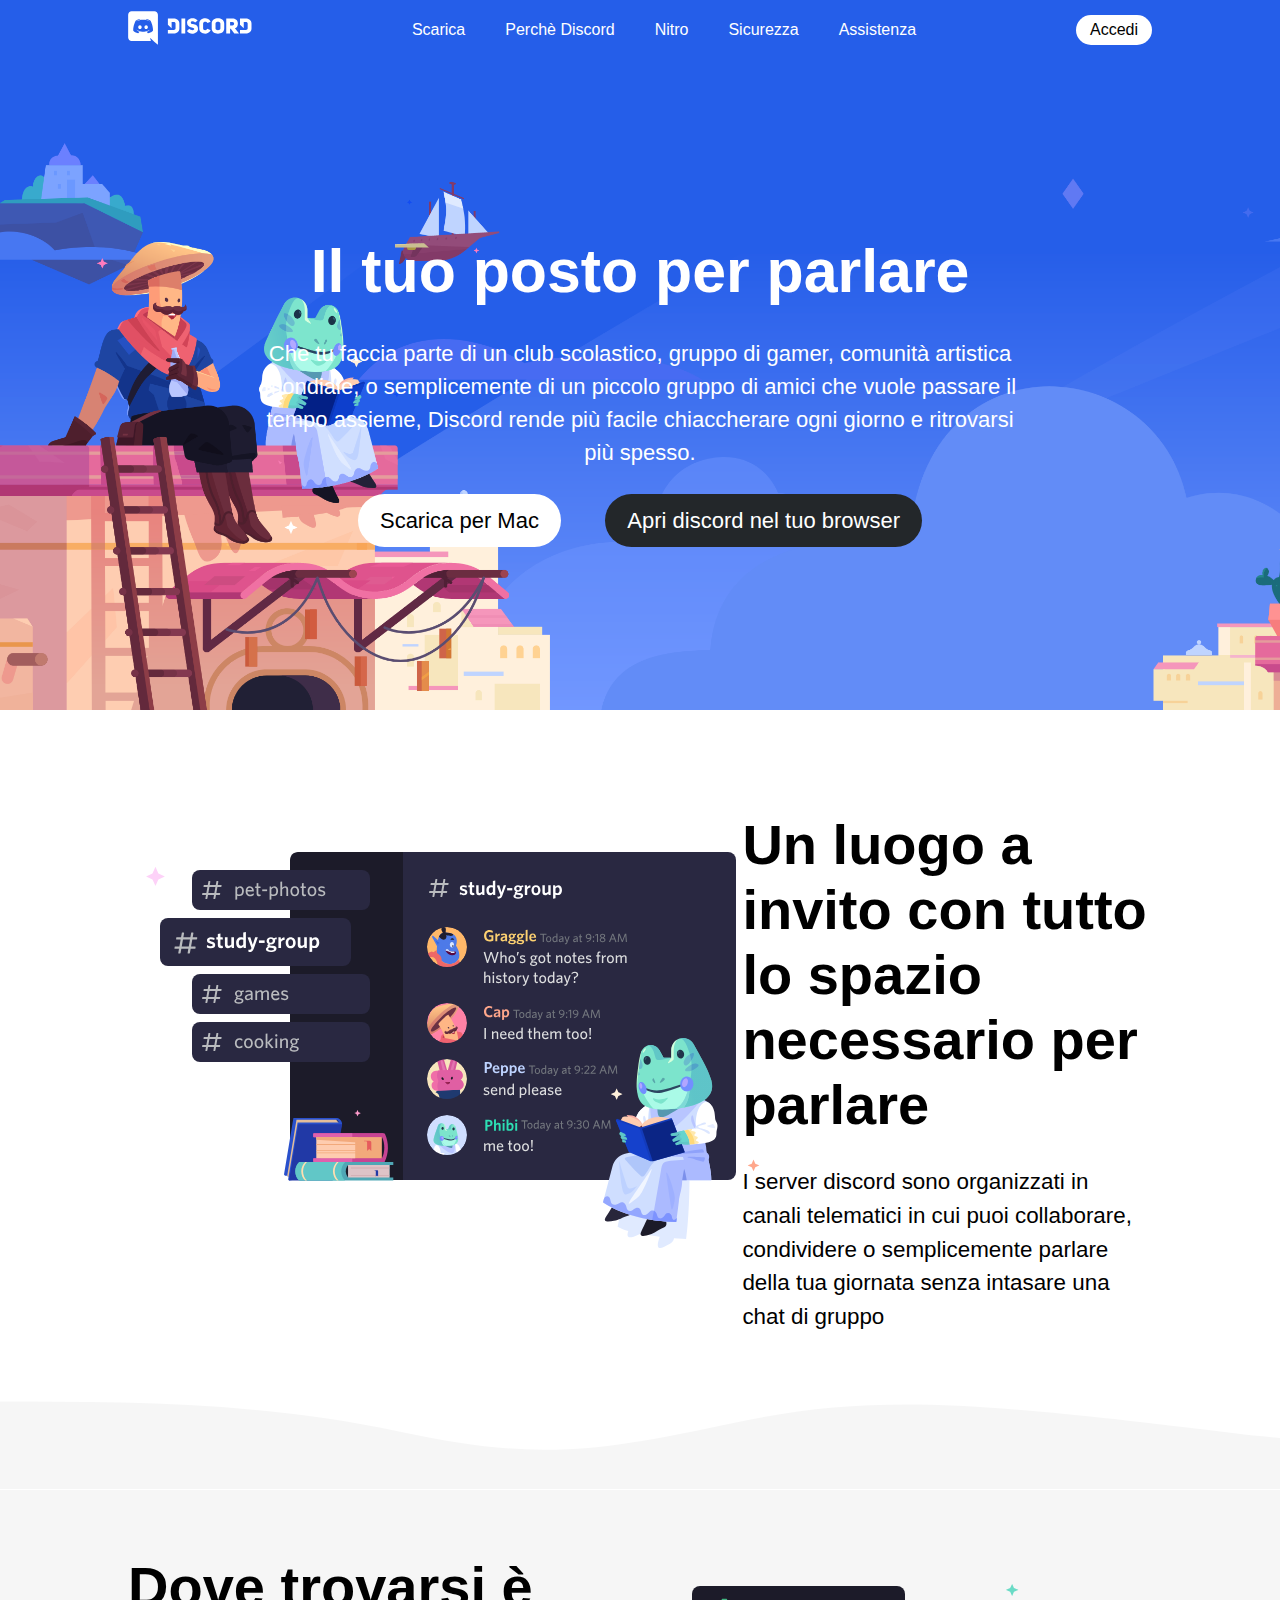
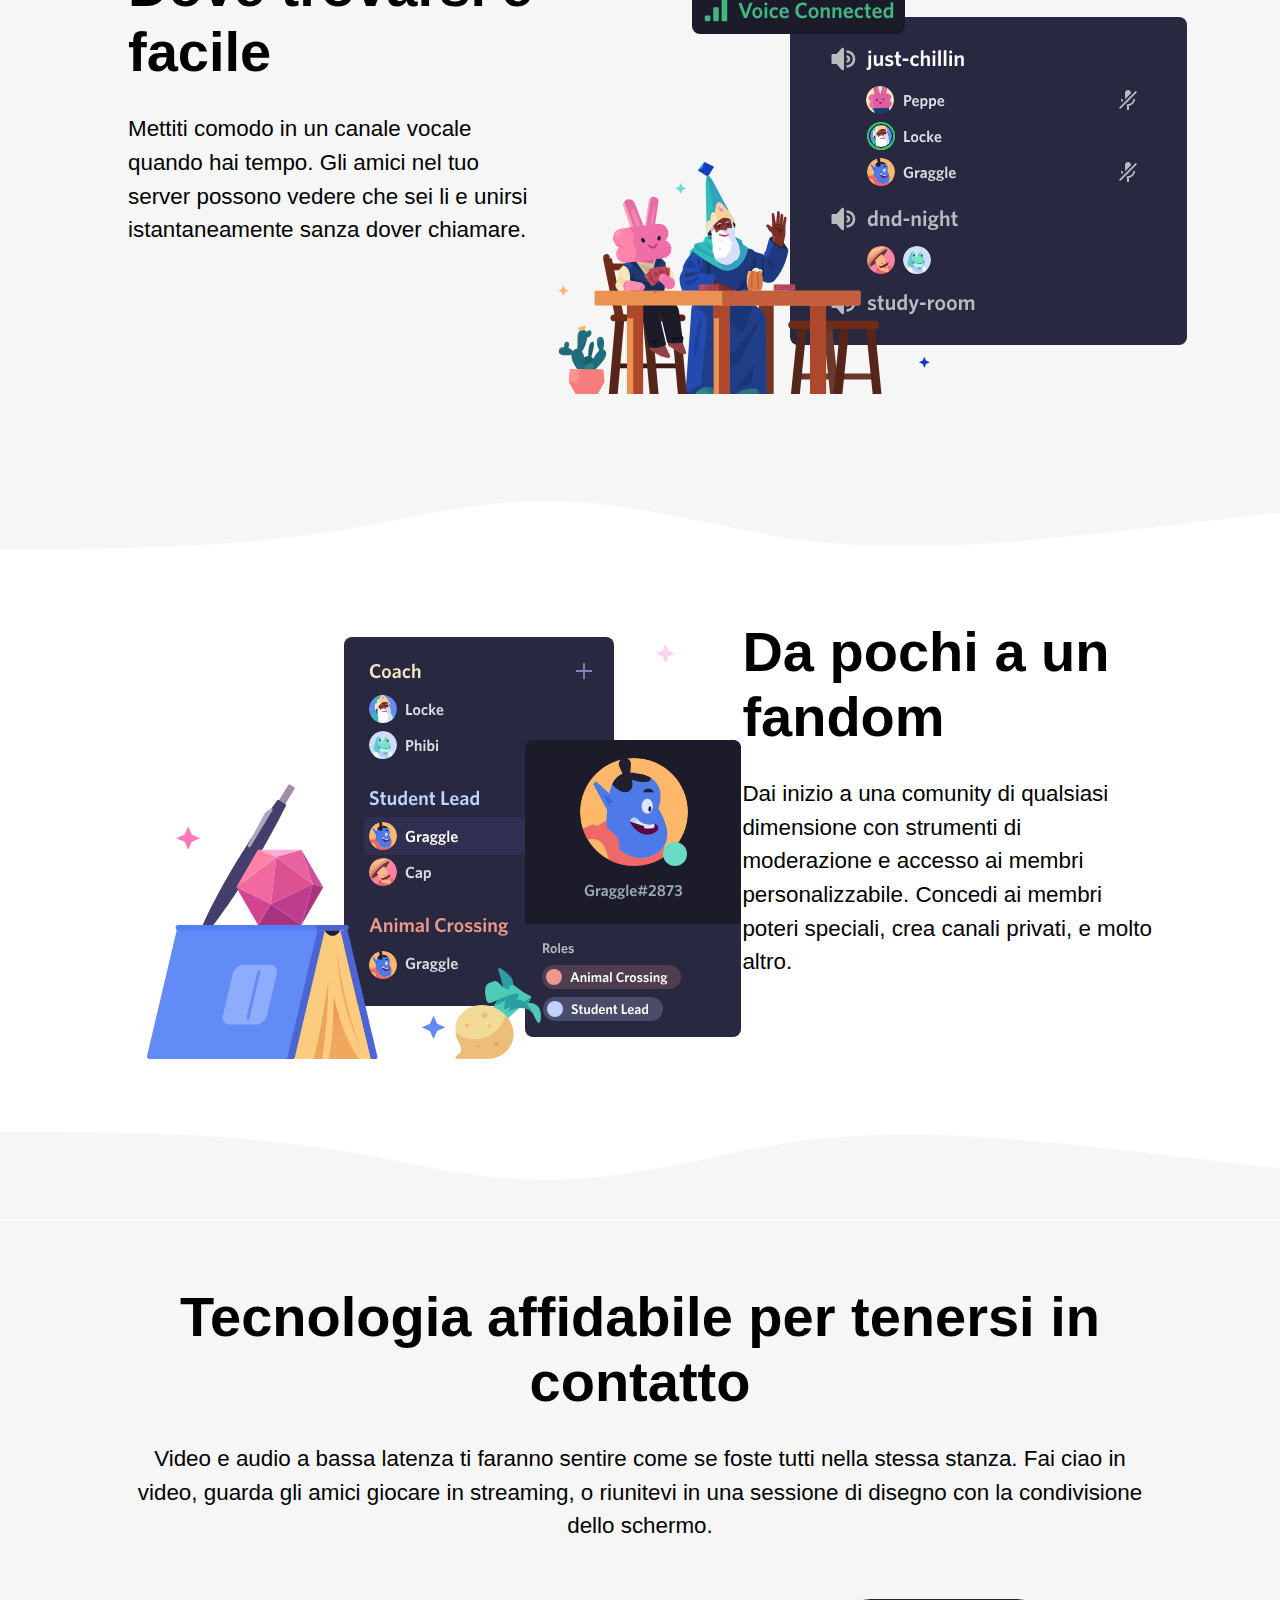
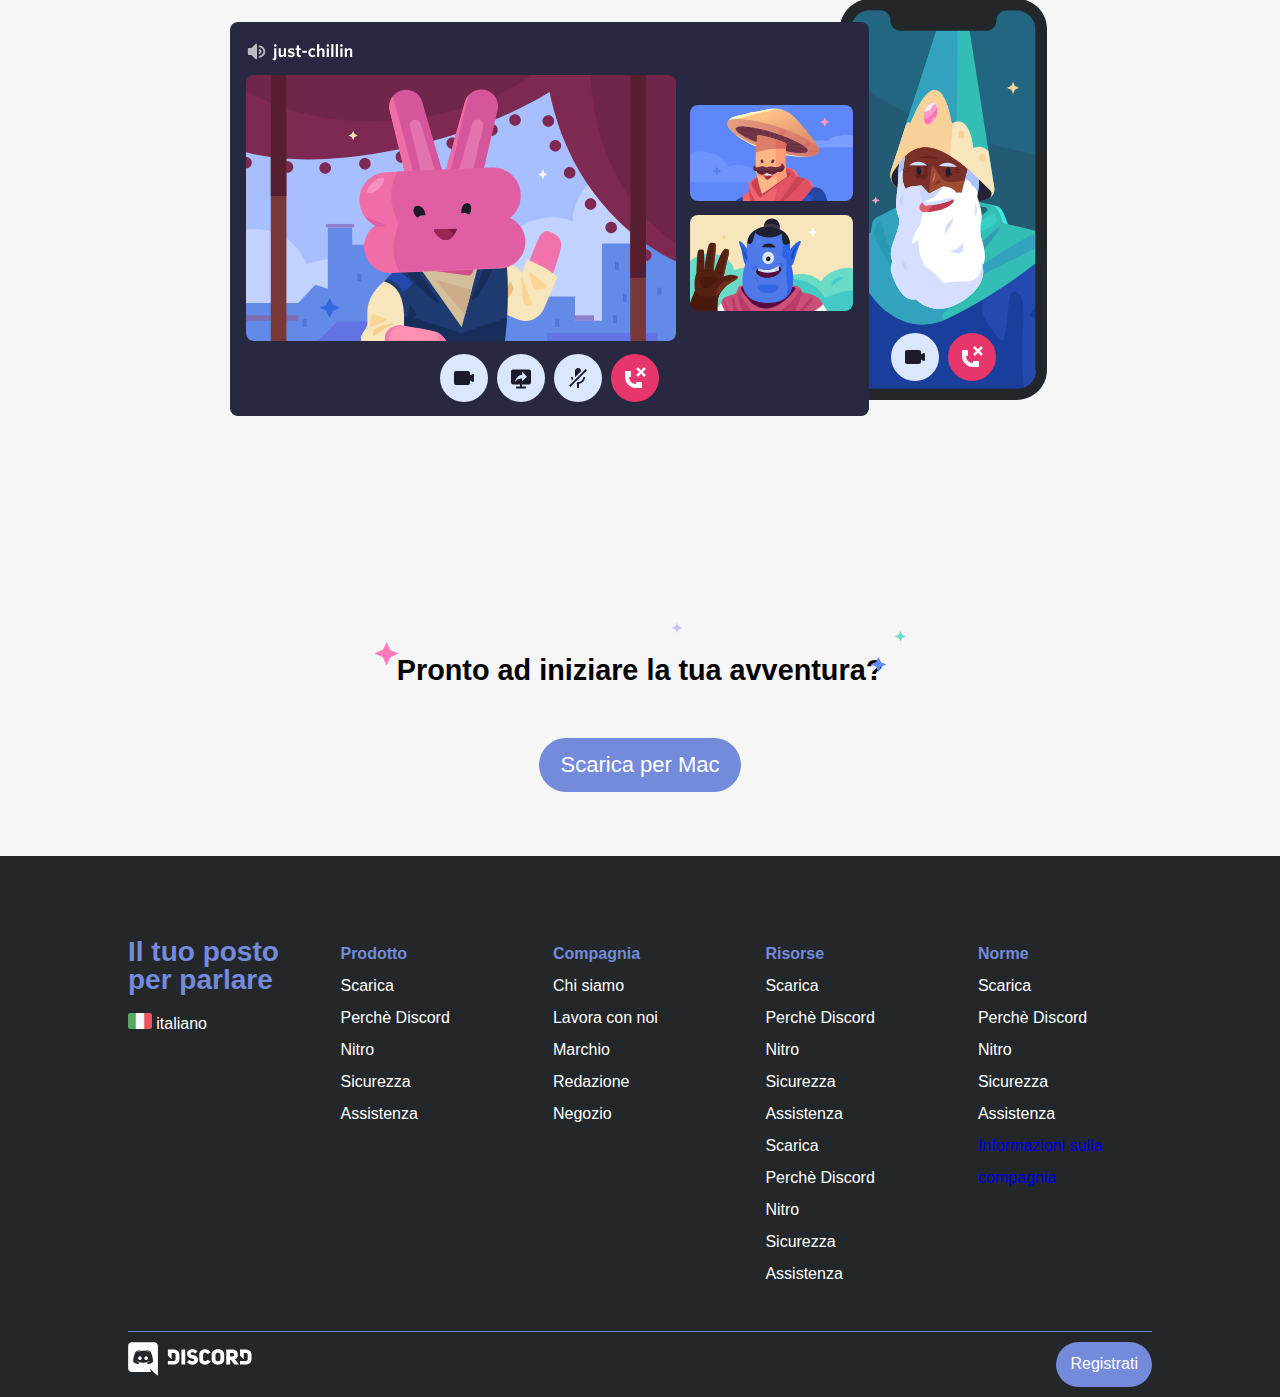
<file: index.html>
<!-- post bonus
    AGGIUNTO "INFORMAZIONI SULLA COMPAGNIA" NEL FOOTER
-->


<!DOCTYPE html>

<html lang="it">

    <head>
        <meta charset="UTF-8">
        <meta name="viewport" content="width=device-width, initial-scale=1.0">
        <link rel="stylesheet" href="https://cdnjs.cloudflare.com/ajax/libs/font-awesome/6.6.0/css/all.min.css" integrity="sha512-Kc323vGBEqzTmouAECnVceyQqyqdsSiqLQISBL29aUW4U/M7pSPA/gEUZQqv1cwx4OnYxTxve5UMg5GT6L4JJg==" crossorigin="anonymous" referrerpolicy="no-referrer" />
        <link rel="stylesheet" href="./css/style.css">
        <link href="https://fonts.cdnfonts.com/css/whitney-2" rel="stylesheet">
        <title>Discord</title>
    </head>
    
    <body>
        <header class="debug d-flex">
            <div class="container debug d-flex j-space-between a-center f-wrap">
                <div class="debug">
                    <img src="img/logo.svg" alt="Logo discord">
                </div>

                <div id="header-list" class="debug d-flex j-space-between t-color-white">
                    <div> Scarica </div>
                    <div> Perchè Discord </div>
                    <div> Nitro </div>
                    <div> Sicurezza </div>
                    <div> Assistenza </div>
                </div>

                <a href="#" class="debug small-button b-light t-color-black">
                    Accedi
                </a>
            </div>
        </header>

        <main class="debug">
            <div id="hero" class="debug d-flex">
                <div class="debug small-container d-flex f-column a-center">
                    <h1 class="t-color-white"> Il tuo posto per parlare </h1>
                    <p class="t-color-white">
                        Che tu faccia parte di un club scolastico, gruppo di gamer, comunità artistica mondiale, o semplicemente di un piccolo gruppo di amici che vuole passare il tempo assieme, Discord rende più facile chiaccherare ogni giorno e ritrovarsi più spesso.
                    </p>
                    <div class="debug">
                        <a class="big-button t-color-black b-light" href="#call-to-action"> <i class="fa-solid fa-down-long"></i> Scarica per Mac</a>
                        <a class="big-button t-color-white b-dark" href="#">Apri discord nel tuo browser</a>
                    </div>
                </div>
            </div>

            <div id="place" class="debug d-flex">
                <div class="container d-flex">
                    <div class="debug image">
                        <img src="img/item1.svg" alt="place image">
                    </div>
                    <div class="debug content">
                        <h2>Un luogo a invito con tutto lo spazio necessario per parlare</h2>
                        <p>
                            I server discord sono organizzati in canali telematici in cui puoi collaborare, condividere o semplicemente parlare della tua giornata senza intasare una chat di gruppo
                        </p>
                    </div>
                </div>
            </div>

            <svg class="wave-1hkxOo trsl" version="1.1" xmlns="http://www.w3.org/2000/svg" viewBox="0 0 1440 100" preserveAspectRatio="none"><path class="wavePath-haxJK1 animationPaused-2hZ4IO" d="M826.337463,25.5396311 C670.970254,58.655965 603.696181,68.7870267 447.802481,35.1443383 C293.342778,1.81111414 137.33377,1.81111414 0,1.81111414 L0,150 L1920,150 L1920,1.81111414 C1739.53523,-16.6853983 1679.86404,73.1607868 1389.7826,37.4859505 C1099.70117,1.81111414 981.704672,-7.57670281 826.337463,25.5396311 Z" fill="currentColor"></path></svg>
            <div id="meet" class="debug d-flex">
                <div class="container d-flex r-reverse">
                    <div class="debug image">
                        <img src="img/item2.svg" alt="meet image">
                    </div>
                    <div class="debug content">
                        <h2>Dove trovarsi è facile</h2>
                        <p>
                            Mettiti comodo in un canale vocale quando hai tempo. Gli amici nel tuo server possono vedere che sei li e unirsi istantaneamente sanza dover chiamare.
                        </p>
                    </div>
                </div>
            </div>
            <svg class="wave-1hkxOo updown" version="1.1" xmlns="http://www.w3.org/2000/svg" viewBox="0 0 1440 100" preserveAspectRatio="none"><path class="wavePath-haxJK1 animationPaused-2hZ4IO" d="M826.337463,25.5396311 C670.970254,58.655965 603.696181,68.7870267 447.802481,35.1443383 C293.342778,1.81111414 137.33377,1.81111414 0,1.81111414 L0,150 L1920,150 L1920,1.81111414 C1739.53523,-16.6853983 1679.86404,73.1607868 1389.7826,37.4859505 C1099.70117,1.81111414 981.704672,-7.57670281 826.337463,25.5396311 Z" fill="currentColor"></path></svg>


            <div id="comunity" class="debug d-flex">
                <div class="container d-flex ">
                    <div class="debug image">
                        <img src="img/item3.svg" alt="comunity image">
                    </div>
                    <div class="debug content">
                        <h2>Da pochi a un fandom</h2>
                        <p>
                            Dai inizio a una comunity di qualsiasi dimensione con strumenti di moderazione e accesso ai membri personalizzabile. Concedi ai membri poteri speciali, crea canali privati, e molto altro. 
                        </p>
                    </div>
                </div>
            </div>

            <svg class="wave-1hkxOo trsl" version="1.1" xmlns="http://www.w3.org/2000/svg" viewBox="0 0 1440 100" preserveAspectRatio="none"><path class="wavePath-haxJK1 animationPaused-2hZ4IO" d="M826.337463,25.5396311 C670.970254,58.655965 603.696181,68.7870267 447.802481,35.1443383 C293.342778,1.81111414 137.33377,1.81111414 0,1.81111414 L0,150 L1920,150 L1920,1.81111414 C1739.53523,-16.6853983 1679.86404,73.1607868 1389.7826,37.4859505 C1099.70117,1.81111414 981.704672,-7.57670281 826.337463,25.5396311 Z" fill="currentColor"></path></svg>
            <div id="tecnology" class="debug d-flex">
                <div class="container d-flex f-column">
                    <div class="debug content">
                        <h2>Tecnologia affidabile per tenersi in contatto</h2>
                        <p>
                            Video e audio a bassa latenza ti faranno sentire come se foste tutti nella stessa stanza. Fai ciao in video, guarda gli amici giocare in streaming, o riunitevi in una sessione di disegno con la condivisione dello schermo.
                        </p>
                    </div>
                    <div class="debug image">
                        <img src="img/item4-big.svg" alt="tecnology image">
                    </div>
                </div>
            </div>

            <div id="call-to-action" class="debug d-flex">
                <div class="debug container d-flex f-column j-center a-center">
                    <img class="stars" src="img/stars.svg" alt="stars">
                    <h3>Pronto ad iniziare la tua avventura?</h3>
                    <a class="big-button t-color-white b-purple" href="#"> <i class="fa-solid fa-down-long"></i> Scarica per Mac</a>
                </div>
            </div>
        </main>

        <footer class="debug d-flex">
            <div class="debug container">
                <div id="top-footer" class="debug d-flex j-space-between">
                    <div class="debug">
                        <h3>Il tuo posto per parlare</h3>
                        <div>
                            <img class="flag" src="img/ita.png" alt="bandiera italiana">
                            <span>italiano</span>
                            <i class="fa-solid fa-angle-down"></i>
                        </div>
                        <div>
                            <i class="fa-brands fa-twitter social"></i>
                            <i class="fa-brands fa-instagram social"></i>
                            <i class="fa-brands fa-square-facebook social"></i>
                            <i class="fa-brands fa-youtube social"></i>
                        </div>
                    </div>

                    <div class="debug">
                        <ul>
                            <li><h4>Prodotto</h4></li>
                            <li>Scarica</li>
                            <li>Perchè Discord</li>
                            <li>Nitro</li>
                            <li>Sicurezza</li>
                            <li>Assistenza</li>
                        </ul>
                    </div>

                    <div class="debug">
                        <ul>
                            <li><h4>Compagnia</h4></li>
                            <li>Chi siamo</li>
                            <li>Lavora con noi</li>
                            <li>Marchio</li>
                            <li>Redazione</li>
                            <li>Negozio</li>
                        </ul>
                    </div>

                    <div class="debug">
                        <ul>
                            <li><h4>Risorse</h4></li>
                            <li>Scarica</li>
                            <li>Perchè Discord</li>
                            <li>Nitro</li>
                            <li>Sicurezza</li>
                            <li>Assistenza</li>
                            <li>Scarica</li>
                            <li>Perchè Discord</li>
                            <li>Nitro</li>
                            <li>Sicurezza</li>
                            <li>Assistenza</li>
                        </ul>
                    </div>

                    <div class="debug">
                        <ul>
                            <li><h4>Norme</h4></li>
                            <li>Scarica</li>
                            <li>Perchè Discord</li>
                            <li>Nitro</li>
                            <li>Sicurezza</li>
                            <li>Assistenza</li>
                            <li><a href="./bonus/company-information.html">Informazioni sulla compagnia</a></li>
                        </ul>
                    </div>
                </div>

                <div id="bottom-footer" class="debug d-flex j-space-between">
                    <div class="image">
                        <img src="img/logo.svg" alt="Logo">
                    </div>
                    <a href="#" class="small-button b-purple t-color-white">Registrati</a>
                </div>
            </div>
        </footer>
    </body>
</html>
</file>
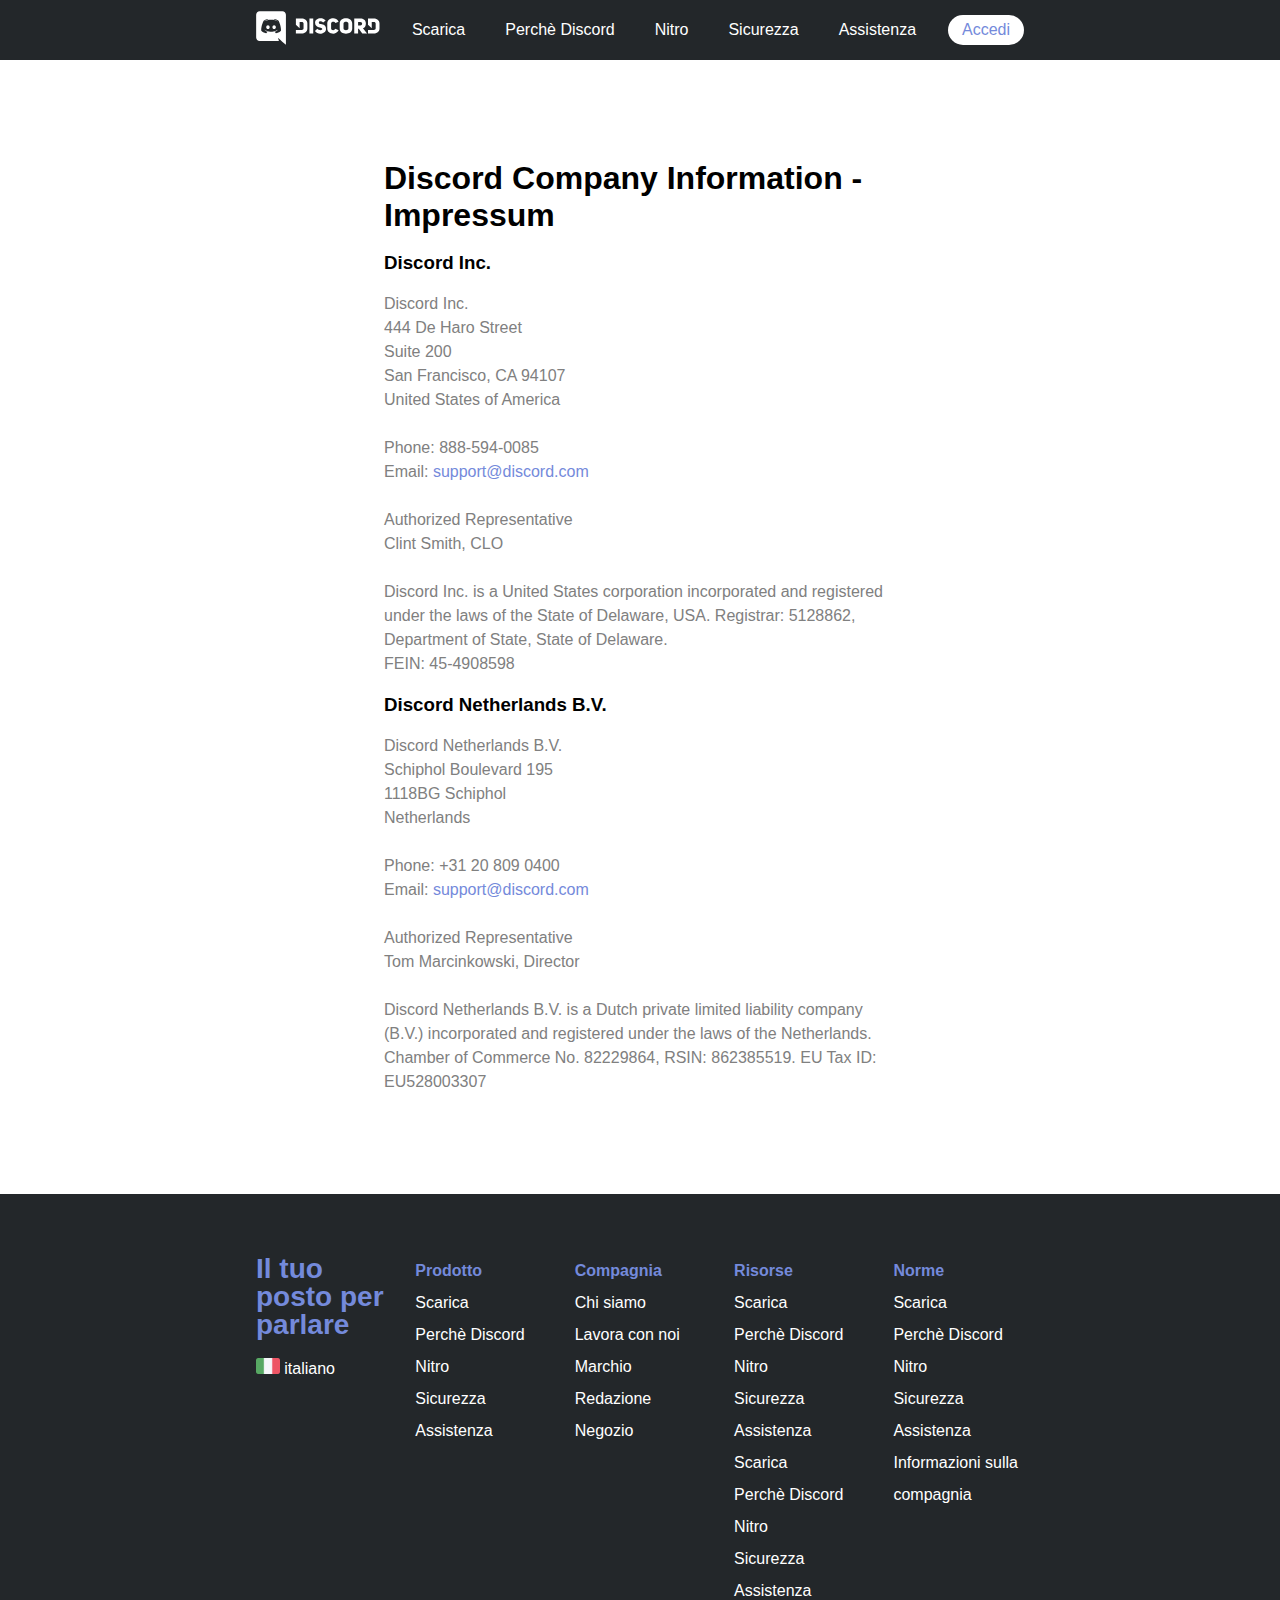
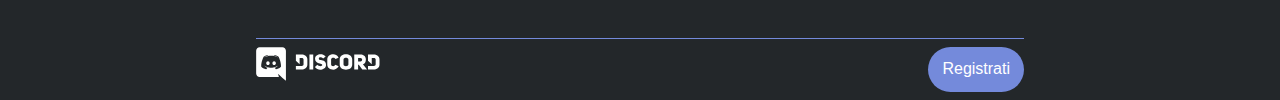
<file: bonus/company-information.html>
<!-- modificato un po la pagina per l'header che lo fatto nero per non avere problemi con il logo bianco 
    per il resto ho tenuto lo stesso header e footer dell'index per continuità 
-->


<!DOCTYPE html>

<html lang="it">
    <head>
        <meta charset="UTF-8">
        <meta name="viewport" content="width=device-width, initial-scale=1.0">
        <title>Company Information</title>
        <link rel="stylesheet" href="https://cdnjs.cloudflare.com/ajax/libs/font-awesome/6.6.0/css/all.min.css" integrity="sha512-Kc323vGBEqzTmouAECnVceyQqyqdsSiqLQISBL29aUW4U/M7pSPA/gEUZQqv1cwx4OnYxTxve5UMg5GT6L4JJg==" crossorigin="anonymous" referrerpolicy="no-referrer" />
        <link rel="stylesheet" href="../css/bonus.css">
        <link href="https://fonts.cdnfonts.com/css/whitney-2" rel="stylesheet">
    </head>
    
    <body>
        <header class="debug d-flex">
            <div class="container debug d-flex j-space-between a-center f-wrap">
                <div class="debug">
                    <img src="../img/logo.svg" alt="Logo discord">
                </div>

                <div id="header-list" class="debug d-flex j-space-between t-color-white">
                    <div> Scarica </div>
                    <div> Perchè Discord </div>
                    <div> Nitro </div>
                    <div> Sicurezza </div>
                    <div> Assistenza </div>
                </div>

                <a href="#" class="debug small-button b-light t-color-black">
                    Accedi
                </a>
            </div>
        </header>

        <main>
            <div class="small-container">
                <h1>Discord Company Information - Impressum</h1>
                <br>
                <h3>Discord Inc.</h3>
                <br>
                <p>
                    Discord Inc. <br>
                    444 De Haro Street <br>
                    Suite 200 <br>
                 San Francisco, CA 94107 <br>
                    United States of America <br>
                    <br>
                    Phone: 888-594-0085 <br>
                    Email:  <a href="mailto:support@discord.com">support@discord.com</a> <br>
                    <br>
                    Authorized Representative <br>
                    Clint Smith, CLO <br>
                    <br>
                    Discord Inc. is a United States corporation incorporated and registered under the laws of the State of Delaware, USA. Registrar: 5128862, Department of State, State of Delaware. <br>
                    FEIN: 45-4908598 <br>
                </p>
                <br>
                <h3>Discord Netherlands B.V.</h3>
                <br>
                <p>
                    Discord Netherlands B.V. <br>
                    Schiphol Boulevard 195 <br>
                    1118BG Schiphol<br>
                    Netherlands <br>
                    <br>
                    Phone: +31 20 809 0400 <br>
                    Email:  <a href="mailto:support@discord.com">support@discord.com</a> <br>
                    <br>
                    Authorized Representative <br>
                    Tom Marcinkowski, Director <br>
                    <br>
                    Discord Netherlands B.V. is a Dutch private limited liability company (B.V.) incorporated and registered under the laws of the Netherlands. Chamber of Commerce No. 82229864, RSIN: 862385519.                EU Tax ID: EU528003307  <br>
                </p>
            </div>
        </main>

        <footer>
            <footer class="debug d-flex">
                <div class="debug container">
                    <div id="top-footer" class="debug d-flex j-space-between">
                        <div class="debug">
                            <h3>Il tuo posto per parlare</h3>
                            <div>
                                <img class="flag" src="../img/ita.png" alt="bandiera italiana">
                                <span>italiano</span>
                                <i class="fa-solid fa-angle-down"></i>
                            </div>
                            <div>
                                <i class="fa-brands fa-twitter social"></i>
                                <i class="fa-brands fa-instagram social"></i>
                                <i class="fa-brands fa-square-facebook social"></i>
                                <i class="fa-brands fa-youtube social"></i>
                            </div>
                        </div>
    
                        <div class="debug">
                            <ul>
                                <li><h4>Prodotto</h4></li>
                                <li>Scarica</li>
                                <li>Perchè Discord</li>
                                <li>Nitro</li>
                                <li>Sicurezza</li>
                                <li>Assistenza</li>
                            </ul>
                        </div>
    
                        <div class="debug">
                            <ul>
                                <li><h4>Compagnia</h4></li>
                                <li>Chi siamo</li>
                                <li>Lavora con noi</li>
                                <li>Marchio</li>
                                <li>Redazione</li>
                                <li>Negozio</li>
                            </ul>
                        </div>
    
                        <div class="debug">
                            <ul>
                                <li><h4>Risorse</h4></li>
                                <li>Scarica</li>
                                <li>Perchè Discord</li>
                                <li>Nitro</li>
                                <li>Sicurezza</li>
                                <li>Assistenza</li>
                                <li>Scarica</li>
                                <li>Perchè Discord</li>
                                <li>Nitro</li>
                                <li>Sicurezza</li>
                                <li>Assistenza</li>
                            </ul>
                        </div>
    
                        <div class="debug">
                            <ul>
                                <li><h4>Norme</h4></li>
                                <li>Scarica</li>
                                <li>Perchè Discord</li>
                                <li>Nitro</li>
                                <li>Sicurezza</li>
                                <li>Assistenza</li>
                                <li><a href="./bonus/company-information.html">Informazioni sulla compagnia</a></li>
                            </ul>
                        </div>
                    </div>
    
                    <div id="bottom-footer" class="debug d-flex j-space-between">
                        <div class="image">
                            <img src="../img/logo.svg" alt="Logo">
                        </div>
                        <a href="#" class="small-button b-purple t-color-white">Registrati</a>
                    </div>
                </div>
            </footer>
        </footer>
    </body>
</html>
</file>
<file: css/style.css>
/* Generals */
html {
    scroll-behavior: smooth;
  }

/* Custum properties */
:root{
    --bg-light: #F6F6F6;
    --bg-dark: #23272a;
    --bg-blue: #255EE9;
    --contrast-color: #748ADB;
}

/* Reset */
*{
    margin: 0;
    padding: 0;
    box-sizing: border-box;
}

/* .debug{
    border: 1px solid red;
} */

/* formattazione testo*/
.t-color-white{
    color: white;
}

.t-color-black{
    color: black
}

body{
    font-family: 'Whitney', Helvetica, Arial, sans-serif;
}

a{
    text-decoration: none;
}

/* Utility flex*/
.d-flex{
    display: flex;
}

.j-space-between{
    justify-content: space-between;
}

.j-center{
    justify-content: center;
}

.a-center{
    align-items: center;
}

.f-column{
    flex-direction: column;
}

.f-row{
    flex-direction: row;
}

.r-reverse{
    flex-direction: row-reverse;
}

.f-wrap{
    flex-wrap: wrap;
}

/* Containers */
.container{
    width: 80%;
    max-width: 1200px;
    margin: auto;
}

.small-container{
    width: 60%;
    max-width: 900px;
    margin: auto;
}

/* bottoni */
.big-button{
    padding: 14px 22px;
    border-radius: 50px;
    font-size: 22px;
}

.small-button{
    padding: 6px 14px;
    border-radius: 50px;
}

.big-button:hover{
    box-shadow: 5px 5px rgba(0, 0, 0, 0.5);
}

.small-button:hover{
    box-shadow: 3px 3px rgba(0, 0, 0, 0.5);
}

.b-dark{
    background-color: var(--bg-dark);
}

.b-light{
    background-color: white;
}

.b-purple{
    background-color: var(--contrast-color);
}


/* --- Headrer --- */
header{
    height: 60px;
    background-color: var(--bg-blue);
}

#header-list > div{
    padding: 0 20px 0 20px;
}

#header-list > div:hover{
    text-decoration: underline;
}


/* --- Main --- */
#hero{
    height: 650px;
    text-align: center;
    background-image: url(../img/jumbo.png);
    background-size: cover;
}

h1{
    padding: 0 0 4% 0;
    font-size: 3.8em;
}

#hero p{
    padding: 0 0 5% 0;
    font-size: 22px;
}

#hero a{
        margin: 0 20px 0 20px;
}

#place{
    padding: 8% 0 5% 0;
}

#meet{
    background-color: var(--bg-light);
    padding: 5% 0;
}

#comunity{
    padding: 5% 0;
}

#tecnology{
    padding: 5% 0;
    text-align: center;
    background-color: var(--bg-light);
}

#tecnology .image{
    width: 100%;
    max-width: 100%;
}

#tecnology .content{
    width: 100%;
}

#call-to-action{
    padding: 5% 0;
    background-color: var(--bg-light);
}

.star-bg{
    background-image: url(../img/stars.svg);
    background-size: cover;
    background-repeat: no-repeat;
    border: 1px solid blue;
    
}

svg{
    opacity: 0.03;
}

h2{
    font-size: 3.5em;
    padding-bottom: 28px;
}

h3{
    font-size: 1.8em;
    padding-bottom: 5%;
}

p{
    font-size: 1.4em;
    line-height: 1.5;
}

.stars{
    transform: translateY(18px);
}

.trsl{
    transform: translateY(3px);
}

.updown{
    transform: scale(1, -1)
}

.image{
    width: 60%;
    max-width: 100%;
}

.content{
    width: 40%;
}

/* --- Footer --- */
footer{
    background-color: var(--bg-dark);
    line-height: 2;
    color: white;
}

#top-footer{
    margin-top: 8%;
}

#top-footer > div{
    width: 17%;
}

footer h3{
    color: var(--contrast-color);
    font-size: 28px;
    line-height: 1;
    padding-bottom: 14px;
}

footer ul{
    list-style: none;
}

footer li:hover{
    text-decoration: underline;
}

footer li:first-child:hover{
    text-decoration: none
}

h4{
    color: var(--contrast-color);
}

.flag{
    height: 16px;
}
.social{
    padding-right: 8%;
}

#bottom-footer{
    margin: 4% 0 0 0;
    padding: 1% 0 1% 0;
    border-top: 1px solid var(--contrast-color);
}
</file>
<file: css/bonus.css>
/* Reset */
*{
    margin: 0;
    padding: 0;
    box-sizing: border-box;
}

:root{
    --bg-light: #F6F6F6;
    --bg-dark: #23272a;
    --bg-blue: #255EE9;
    --contrast-color: #748ADB;
}

body{
    font-family: 'Whitney', Helvetica, Arial, sans-serif;
}

p{
    color: gray;
    line-height: 1.5em;
}

a{
    text-decoration: none;
    color: var(--contrast-color);
}

/* Utility flex*/
.d-flex{
    display: flex;
}

.j-space-between{
    justify-content: space-between;
}

.j-center{
    justify-content: center;
}

.a-center{
    align-items: center;
}

.f-column{
    flex-direction: column;
}

.f-row{
    flex-direction: row;
}

.r-reverse{
    flex-direction: row-reverse;
}

.f-wrap{
    flex-wrap: wrap;
}

/*containes*/
.container{
    width: 60%;
    max-width: 1200px;
    margin: auto;
}

.small-container{
    width: 40%;
    max-width: 900px;
    margin: 100px auto;
}

/* bottoni */
.big-button{
    padding: 14px 22px;
    border-radius: 50px;
    font-size: 22px;
}

.small-button{
    padding: 6px 14px;
    border-radius: 50px;
}

.big-button:hover{
    box-shadow: 5px 5px rgba(0, 0, 0, 0.5);
}

.small-button:hover{
    box-shadow: 3px 3px rgba(0, 0, 0, 0.5);
}

.b-dark{
    background-color: var(--bg-dark);
}

.b-light{
    background-color: white;
}

.b-purple{
    background-color: var(--contrast-color);
}


/* --- Headrer --- */
header{
    height: 60px;
    background-color: var(--bg-dark);
}

#header-list > div{
    padding: 0 20px 0 20px;
    color: white;
}

#header-list > div:hover{
    text-decoration: underline;
}

/* --- Footer --- */
footer{
    background-color: var(--bg-dark);
    line-height: 2;
    color: white;
}

#top-footer{
    margin-top: 8%;
}

#top-footer > div{
    width: 17%;
}

footer h3{
    color: var(--contrast-color);
    font-size: 28px;
    line-height: 1;
    padding-bottom: 14px;
}

footer ul{
    list-style: none;
}

footer li:hover{
    text-decoration: underline;
}

footer li:first-child:hover{
    text-decoration: none
}
 footer a{
    color: white;
 }
h4{
    color: var(--contrast-color);
}

.flag{
    height: 16px;
}
.social{
    padding-right: 8%;
}

#bottom-footer{
    margin: 4% 0 0 0;
    padding: 1% 0 1% 0;
    border-top: 1px solid var(--contrast-color);
}
</file>
